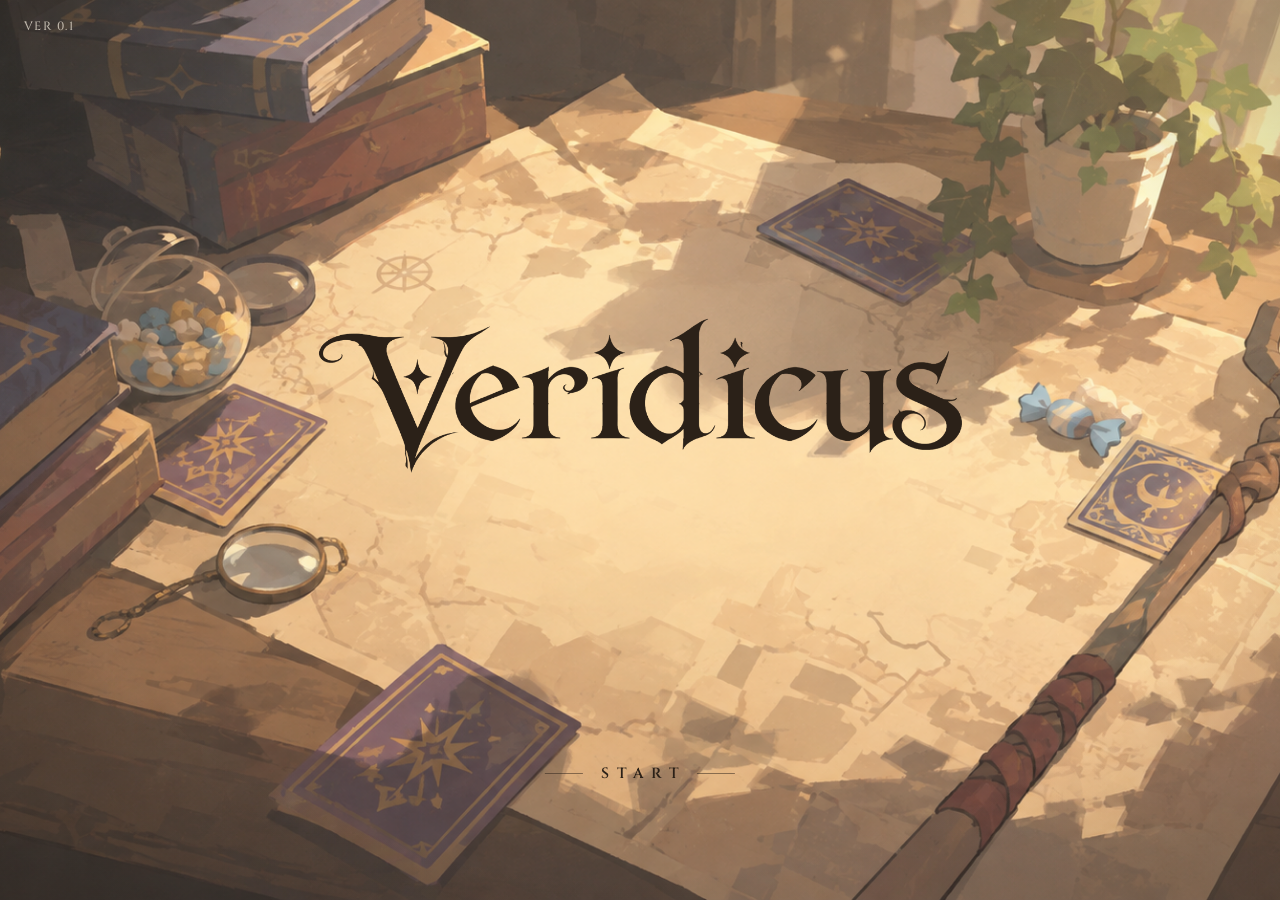
<file: index.html>
<!DOCTYPE html>
<html lang="ko">
<head>
  <meta charset="UTF-8">
  <meta name="viewport" content="width=device-width, initial-scale=1.0">
  <title>Veridicus</title>
  <!-- 깃허브 페이지 첫 화면: 타이틀로 바로 이동 -->
  <meta http-equiv="refresh" content="0; url=타이틀/index.html">
  <script>location.replace('타이틀/index.html' + location.search);</script>
  <style>html, body { margin: 0; height: 100%; background: #2a2017; }</style>
</head>
<body></body>
</html>
</file>
